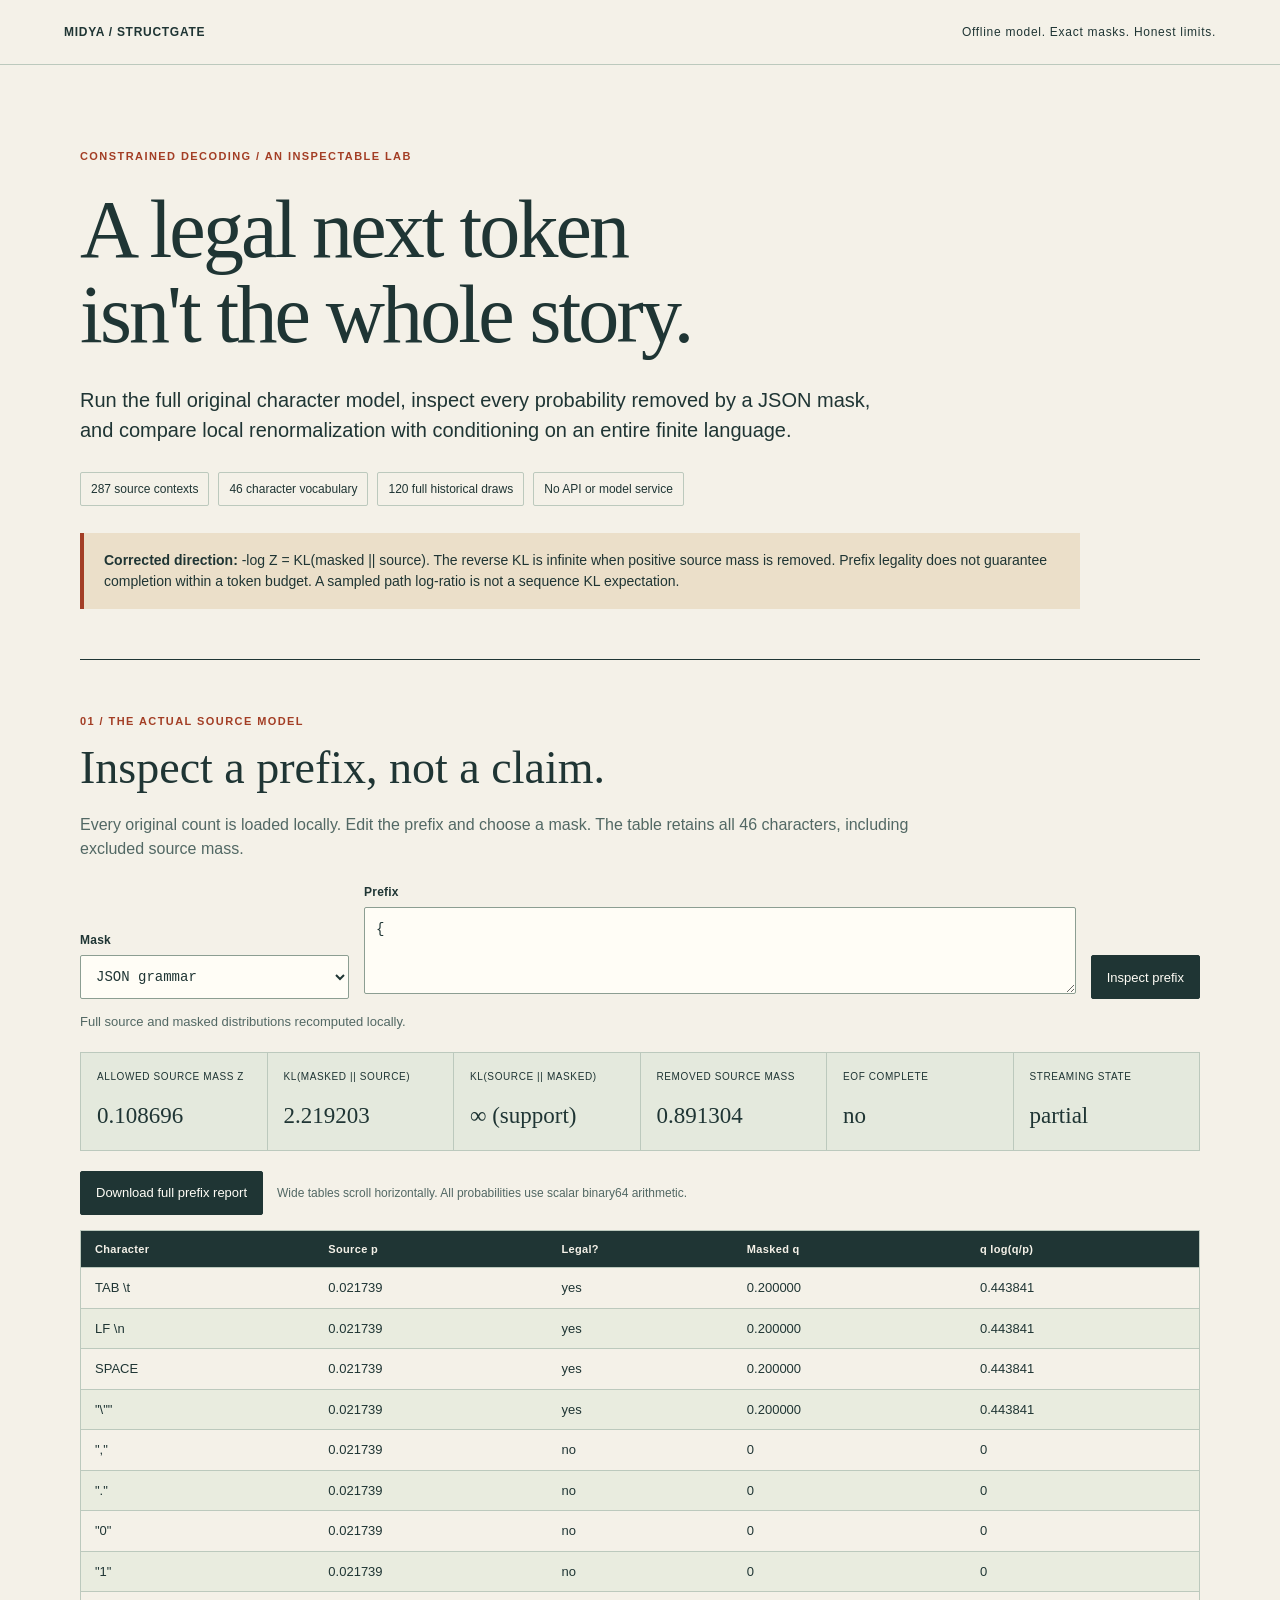
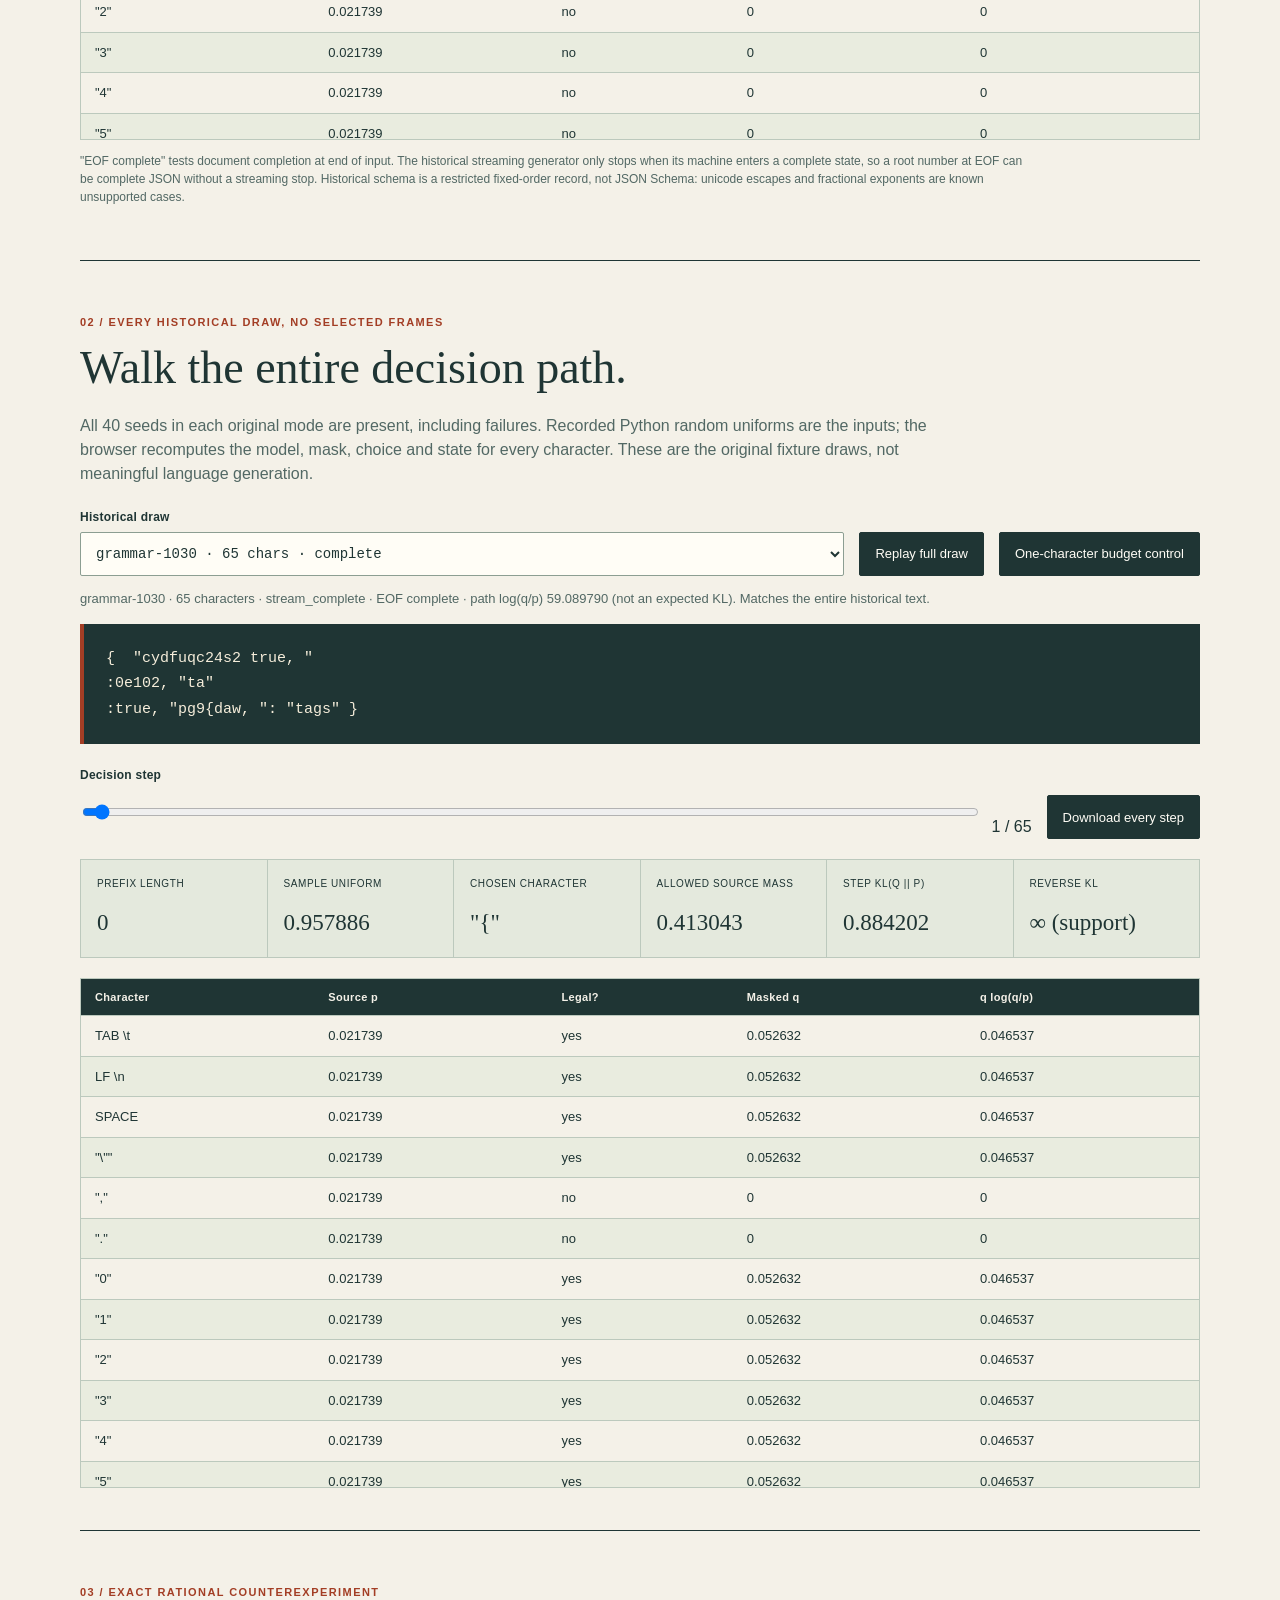
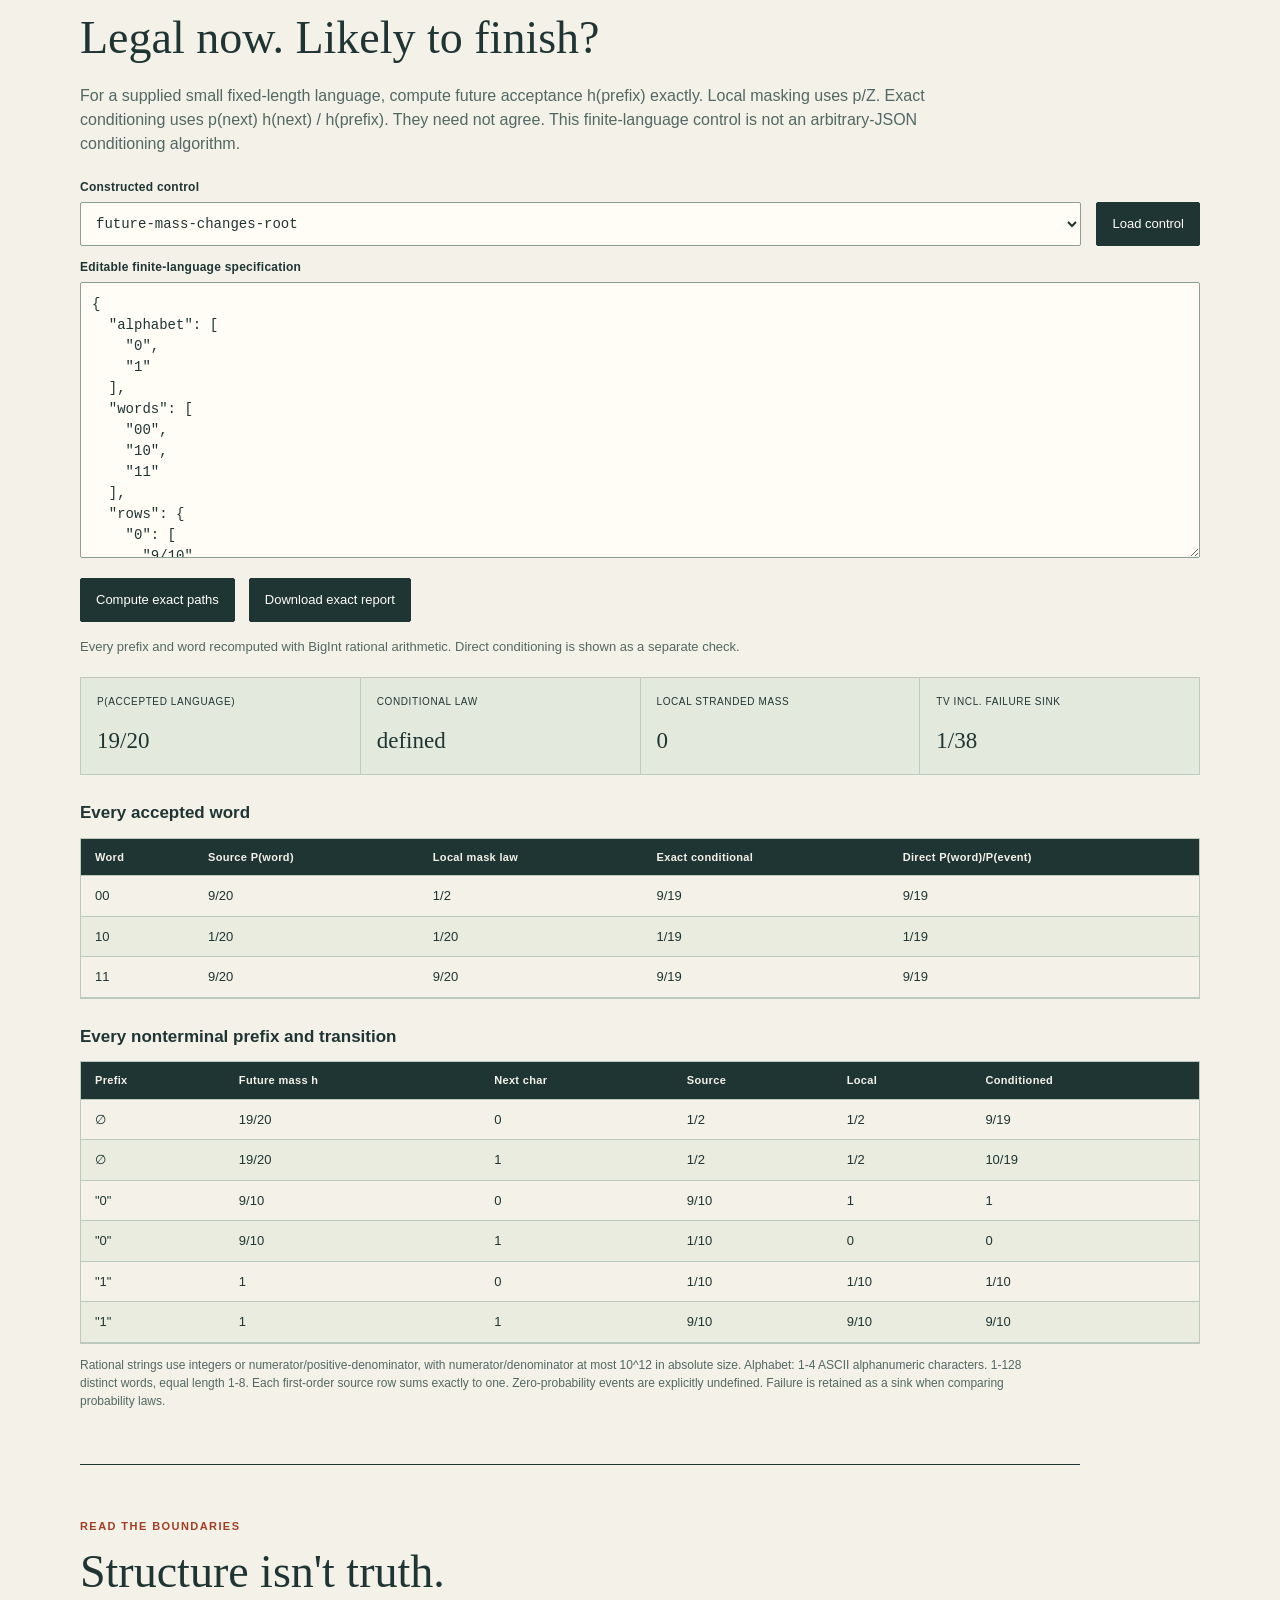
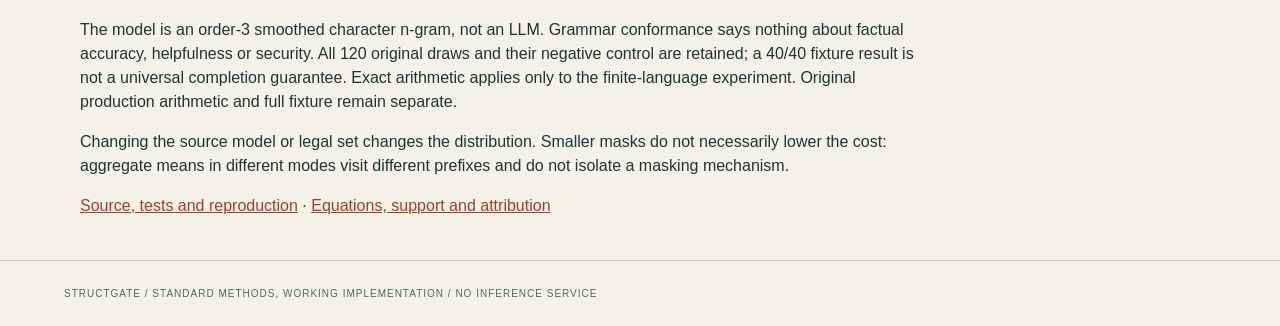
<file: docs/index.html>
<!doctype html><html lang="en"><head><meta charset="utf-8"><meta name="viewport" content="width=device-width, initial-scale=1"><title>StructGate | Where a legal prefix ends</title><link rel="stylesheet" href="style.css"></head><body>
<header><a href="https://github.com/midya8/structgate">MIDYA / STRUCTGATE</a><span>Offline model. Exact masks. Honest limits.</span></header>
<main><section class="hero"><p class="eyebrow">CONSTRAINED DECODING / AN INSPECTABLE LAB</p><h1>A legal next token<br>isn't the whole story.</h1><p class="lede">Run the full original character model, inspect every probability removed by a JSON mask, and compare local renormalization with conditioning on an entire finite language.</p><div class="chips"><span>287 source contexts</span><span>46 character vocabulary</span><span>120 full historical draws</span><span>No API or model service</span></div><aside class="warning"><strong>Corrected direction:</strong> -log Z = KL(masked || source). The reverse KL is infinite when positive source mass is removed. Prefix legality does not guarantee completion within a token budget. A sampled path log-ratio is not a sequence KL expectation.</aside></section>
<section id="prefix-section"><div class="section-head"><p class="eyebrow">01 / THE ACTUAL SOURCE MODEL</p><h2>Inspect a prefix, not a claim.</h2><p>Every original count is loaded locally. Edit the prefix and choose a mask. The table retains all 46 characters, including excluded source mass.</p></div><div class="controls"><label>Mask<select id="mode"><option value="grammar">JSON grammar</option><option value="schema">Historical fixed record</option><option value="none">No mask control</option></select></label><label class="grow">Prefix<textarea id="prefix" rows="3" maxlength="1024" spellcheck="false">{</textarea></label><button id="inspect">Inspect prefix</button></div><p id="prefix-status" role="status"></p><div id="prefix-metrics" class="metrics"></div><div class="toolbar"><button id="export-prefix" disabled>Download full prefix report</button><span>Wide tables scroll horizontally. All probabilities use scalar binary64 arithmetic.</span></div><div class="table-scroll"><table id="prefix-table"><thead><tr><th>Character</th><th>Source p</th><th>Legal?</th><th>Masked q</th><th>q log(q/p)</th></tr></thead><tbody></tbody></table></div><p class="caption">"EOF complete" tests document completion at end of input. The historical streaming generator only stops when its machine enters a complete state, so a root number at EOF can be complete JSON without a streaming stop. Historical schema is a restricted fixed-order record, not JSON Schema: unicode escapes and fractional exponents are known unsupported cases.</p></section>
<section id="trace-section"><div class="section-head"><p class="eyebrow">02 / EVERY HISTORICAL DRAW, NO SELECTED FRAMES</p><h2>Walk the entire decision path.</h2><p>All 40 seeds in each original mode are present, including failures. Recorded Python random uniforms are the inputs; the browser recomputes the model, mask, choice and state for every character. These are the original fixture draws, not meaningful language generation.</p></div><div class="controls"><label class="grow">Historical draw<select id="capture"></select></label><button id="run-capture">Replay full draw</button><button id="budget-one">One-character budget control</button></div><p id="trace-status" role="status"></p><pre id="trace-text" class="output"></pre><div class="controls"><label class="grow">Decision step<input type="range" id="step" min="0" max="0" value="0" disabled></label><output id="step-label"></output><button id="export-trace" disabled>Download every step</button></div><div id="step-metrics" class="metrics"></div><div class="table-scroll"><table id="trace-table"><thead><tr><th>Character</th><th>Source p</th><th>Legal?</th><th>Masked q</th><th>q log(q/p)</th></tr></thead><tbody></tbody></table></div></section>
<section id="condition-section"><div class="section-head"><p class="eyebrow">03 / EXACT RATIONAL COUNTEREXPERIMENT</p><h2>Legal now. Likely to finish?</h2><p>For a supplied small fixed-length language, compute future acceptance h(prefix) exactly. Local masking uses p/Z. Exact conditioning uses p(next) h(next) / h(prefix). They need not agree. This finite-language control is not an arbitrary-JSON conditioning algorithm.</p></div><div class="controls"><label class="grow">Constructed control<select id="condition"></select></label><button id="load-condition">Load control</button></div><label>Editable finite-language specification<textarea id="condition-input" rows="12" spellcheck="false"></textarea></label><div class="toolbar"><button id="run-condition">Compute exact paths</button><button id="export-condition" disabled>Download exact report</button></div><p id="condition-status" role="status"></p><div id="condition-metrics" class="metrics"></div><h3>Every accepted word</h3><div class="table-scroll"><table id="path-table"><thead><tr><th>Word</th><th>Source P(word)</th><th>Local mask law</th><th>Exact conditional</th><th>Direct P(word)/P(event)</th></tr></thead><tbody></tbody></table></div><h3>Every nonterminal prefix and transition</h3><div class="table-scroll"><table id="node-table"><thead><tr><th>Prefix</th><th>Future mass h</th><th>Next char</th><th>Source</th><th>Local</th><th>Conditioned</th></tr></thead><tbody></tbody></table></div><p class="caption">Rational strings use integers or numerator/positive-denominator, with numerator/denominator at most 10^12 in absolute size. Alphabet: 1-4 ASCII alphanumeric characters. 1-128 distinct words, equal length 1-8. Each first-order source row sums exactly to one. Zero-probability events are explicitly undefined. Failure is retained as a sink when comparing probability laws.</p></section>
<section class="limits"><p class="eyebrow">READ THE BOUNDARIES</p><h2>Structure isn't truth.</h2><p>The model is an order-3 smoothed character n-gram, not an LLM. Grammar conformance says nothing about factual accuracy, helpfulness or security. All 120 original draws and their negative control are retained; a 40/40 fixture result is not a universal completion guarantee. Exact arithmetic applies only to the finite-language experiment. Original production arithmetic and full fixture remain separate.</p><p>Changing the source model or legal set changes the distribution. Smaller masks do not necessarily lower the cost: aggregate means in different modes visit different prefixes and do not isolate a masking mechanism.</p><a href="https://github.com/midya8/structgate">Source, tests and reproduction</a> · <a href="https://github.com/midya8/structgate/blob/main/CONDITIONING.md">Equations, support and attribution</a></section>
</main><footer>STRUCTGATE / STANDARD METHODS, WORKING IMPLEMENTATION / NO INFERENCE SERVICE</footer><script src="engine.js"></script><script src="strict.js"></script><script src="data.js"></script><script src="app.js"></script></body></html>
</file>
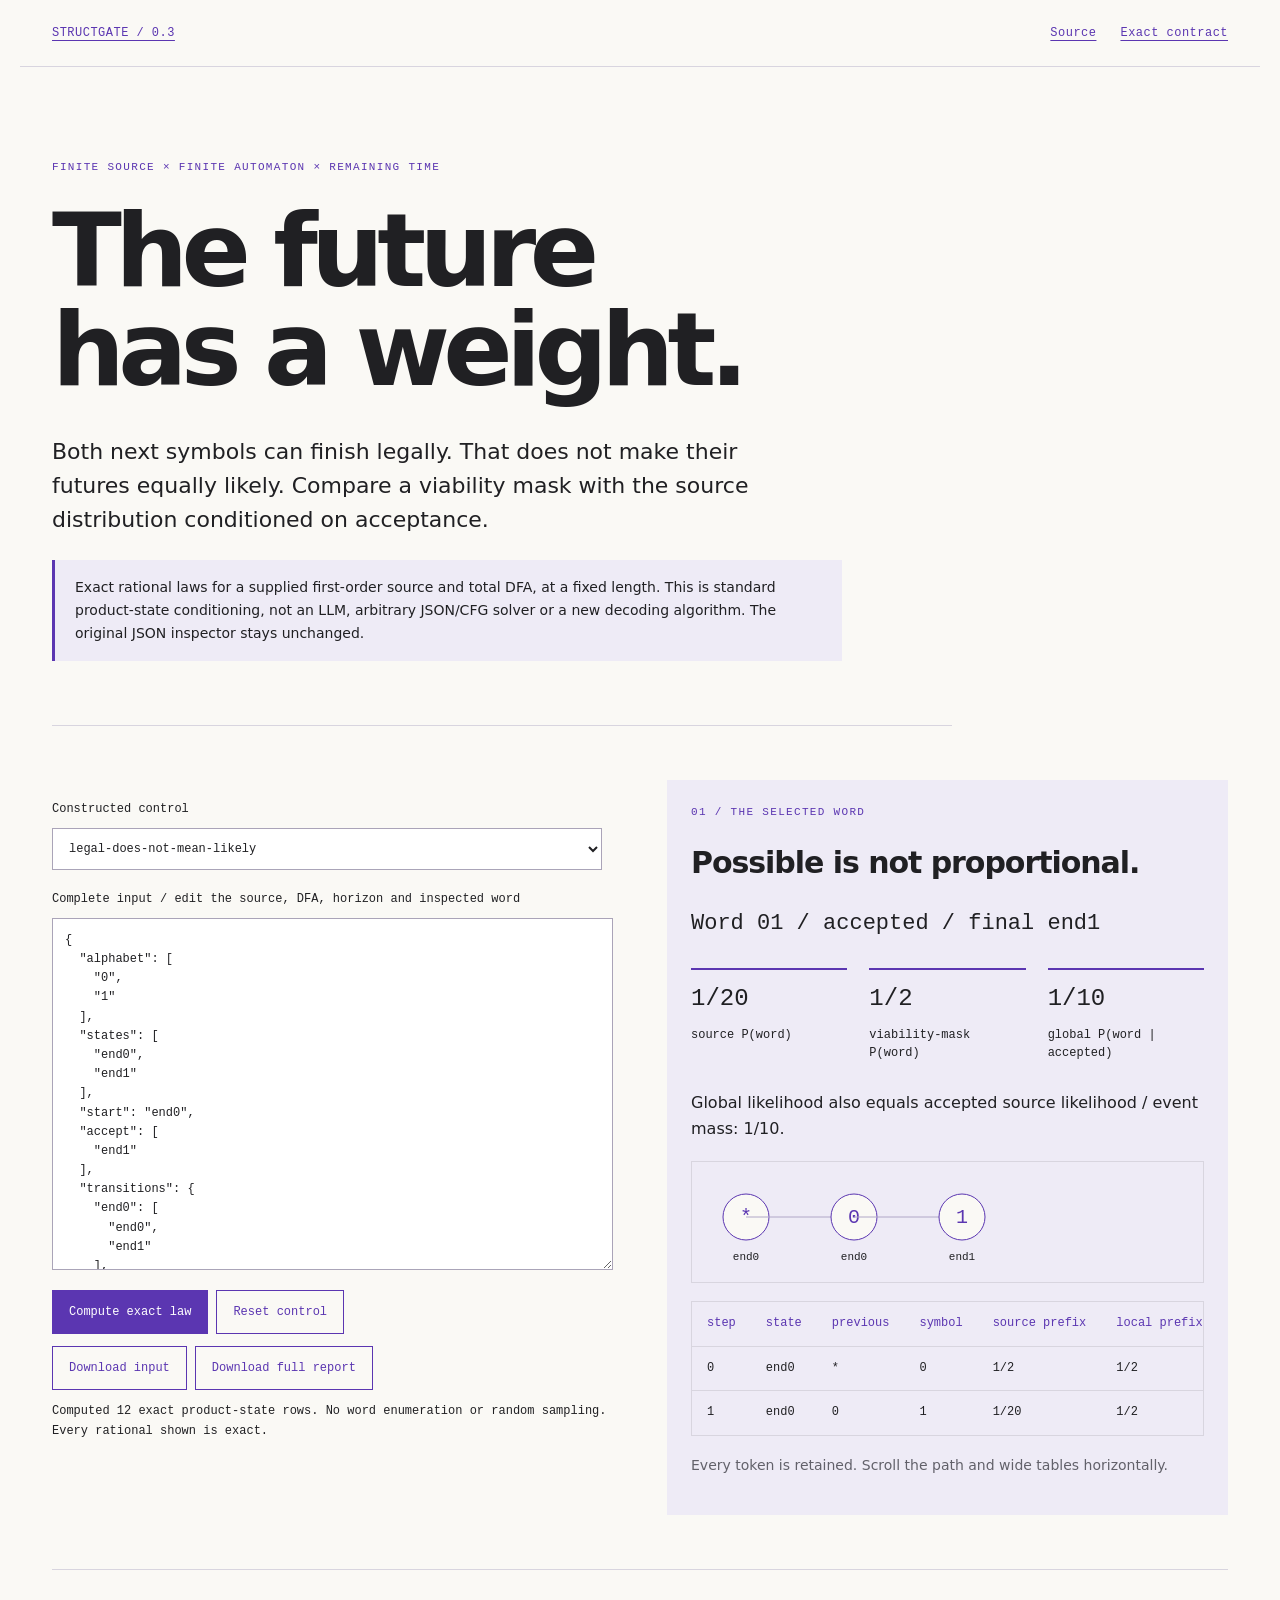
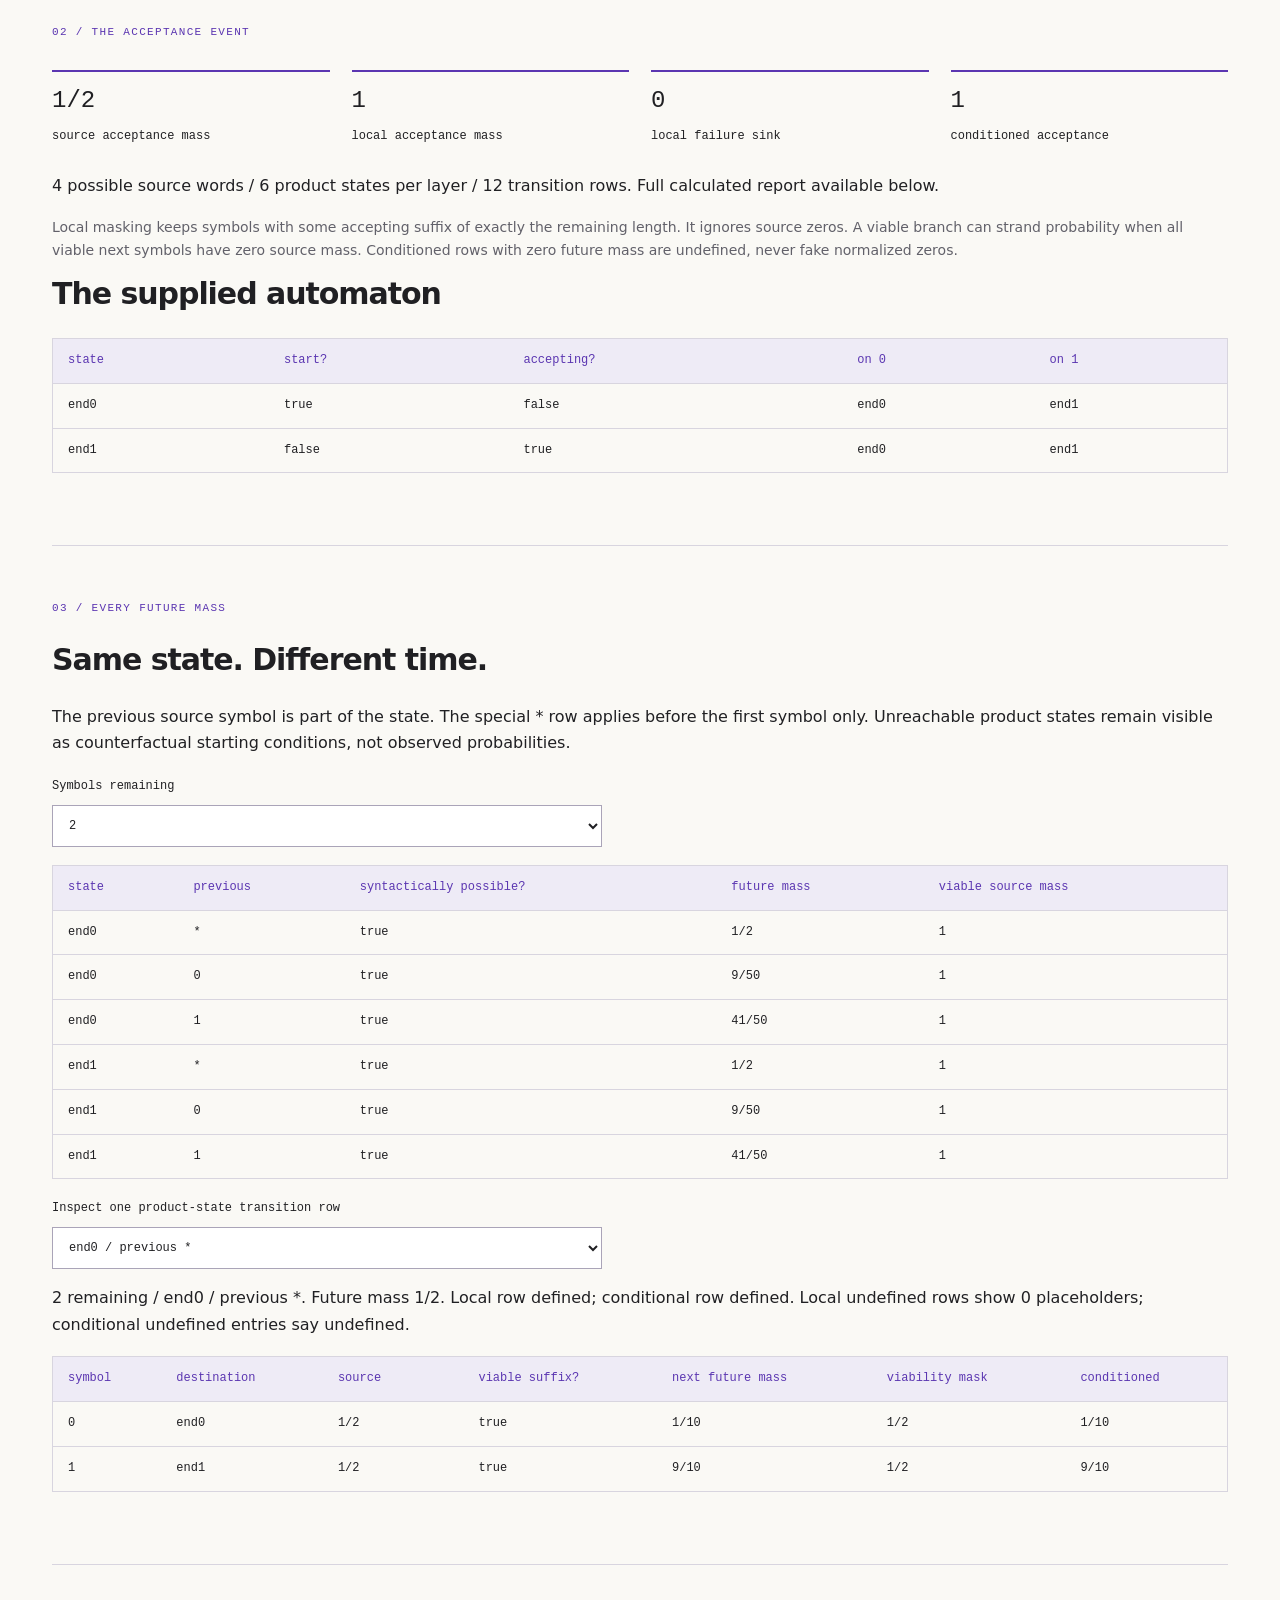
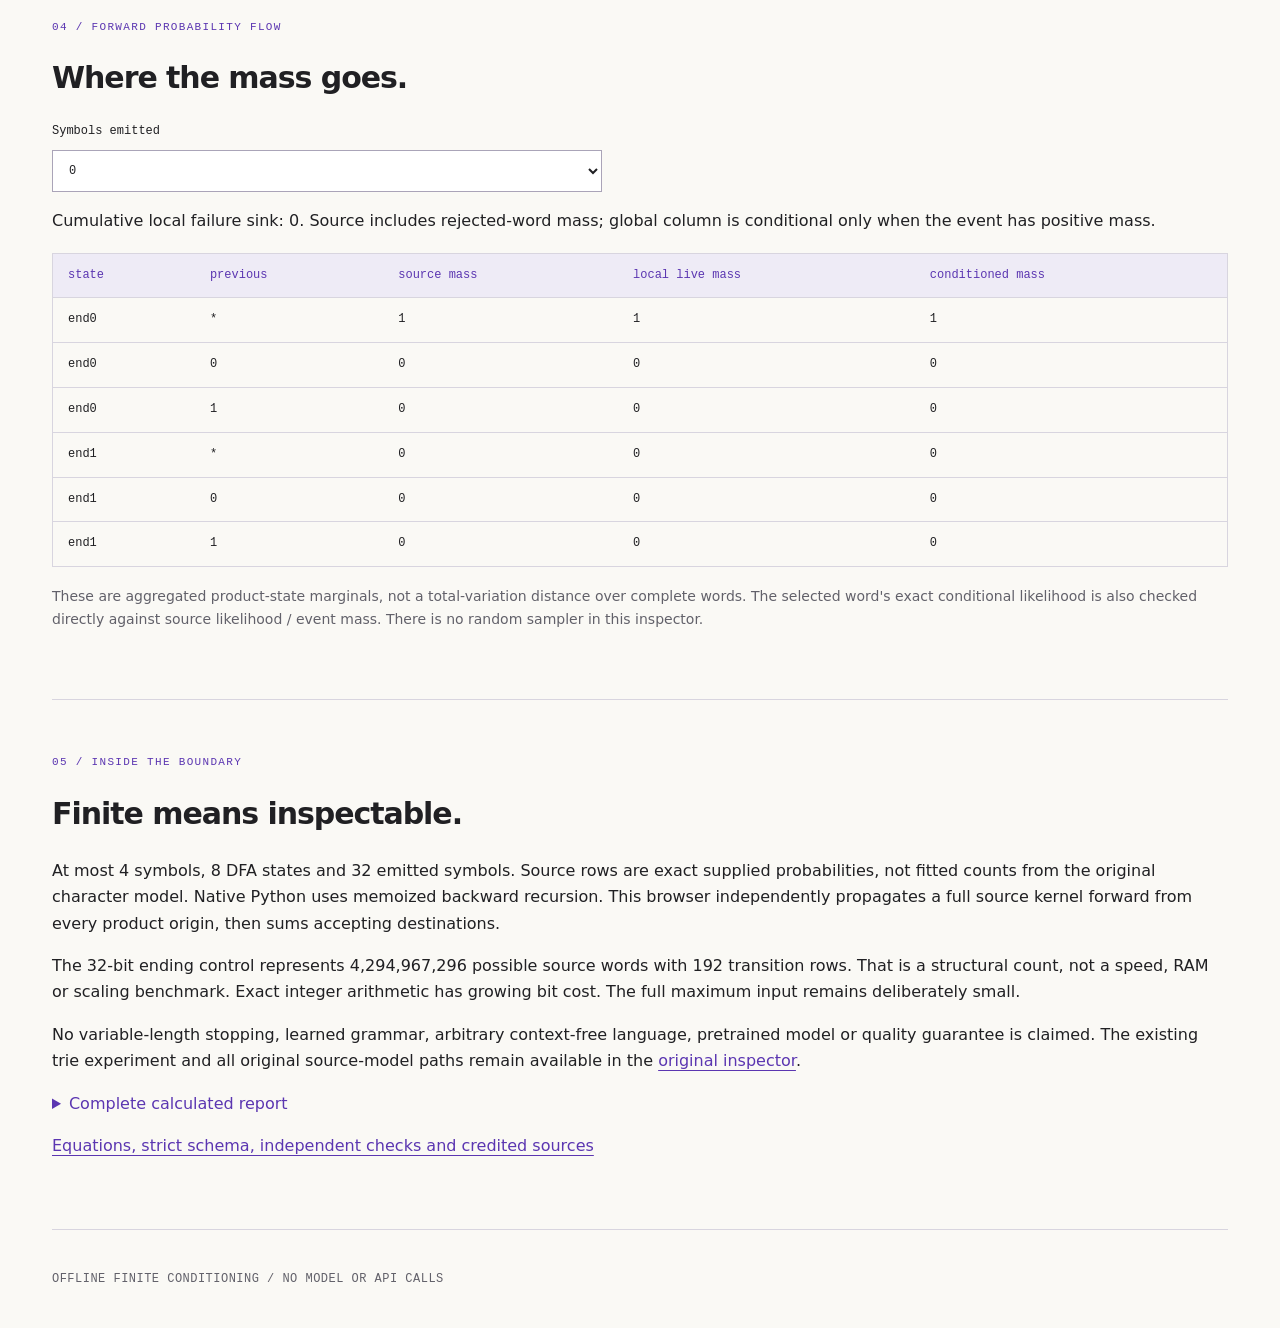
<file: docs/automaton.html>
<!doctype html>
<html lang="en"><head><meta charset="utf-8"><meta name="viewport" content="width=device-width,initial-scale=1"><title>StructGate - the future has a weight</title><link rel="stylesheet" href="automaton.css"><script defer src="automaton-data.js"></script><script defer src="automaton-strict.js"></script><script defer src="automaton-engine.js"></script><script defer src="automaton-app.js"></script></head>
<body><header><a href="./">STRUCTGATE / 0.3</a><nav><a href="https://github.com/midya8/structgate">Source</a><a href="https://github.com/midya8/structgate/blob/main/AUTOMATON.md">Exact contract</a></nav></header>
<main><section class="hero"><p class="eyebrow">FINITE SOURCE × FINITE AUTOMATON × REMAINING TIME</p><h1>The future<br>has a weight.</h1><p class="lede">Both next symbols can finish legally. That does not make their futures equally likely. Compare a viability mask with the source distribution conditioned on acceptance.</p><aside>Exact rational laws for a supplied first-order source and total DFA, at a fixed length. This is standard product-state conditioning, not an LLM, arbitrary JSON/CFG solver or a new decoding algorithm. The original JSON inspector stays unchanged.</aside></section>
<section class="workspace"><div><label for="fixture">Constructed control</label><select id="fixture"></select><label for="request">Complete input / edit the source, DFA, horizon and inspected word</label><textarea id="request" spellcheck="false" rows="17"></textarea><div class="buttons"><button id="compute">Compute exact law</button><button id="reset" class="secondary">Reset control</button></div><div class="buttons"><button id="export-input" class="secondary" disabled>Download input</button><button id="export-report" class="secondary" disabled>Download full report</button></div><p id="status" role="status" aria-live="polite"></p></div><div class="witness"><p class="eyebrow">01 / THE SELECTED WORD</p><h2>Possible is not proportional.</h2><p id="word-label"></p><div id="word-masses" class="stats"></div><p id="global-status"></p><div id="path" class="scroll" tabindex="0" aria-label="Selected word path, scroll horizontally"></div><div id="path-table" class="scroll" tabindex="0" aria-label="Every selected word prefix likelihood"></div><p class="hint">Every token is retained. Scroll the path and wide tables horizontally.</p></div></section>
<section><p class="eyebrow">02 / THE ACCEPTANCE EVENT</p><div id="event-stats" class="stats"></div><p id="structural"></p><p class="muted">Local masking keeps symbols with some accepting suffix of exactly the remaining length. It ignores source zeros. A viable branch can strand probability when all viable next symbols have zero source mass. Conditioned rows with zero future mass are undefined, never fake normalized zeros.</p><h2>The supplied automaton</h2><div id="dfa" class="scroll" tabindex="0" aria-label="Complete DFA transition table"></div></section>
<section><p class="eyebrow">03 / EVERY FUTURE MASS</p><h2>Same state. Different time.</h2><p>The previous source symbol is part of the state. The special * row applies before the first symbol only. Unreachable product states remain visible as counterfactual starting conditions, not observed probabilities.</p><label for="remaining">Symbols remaining</label><select id="remaining"></select><div id="futures" class="scroll" tabindex="0" aria-label="All product state future masses"></div><label for="node">Inspect one product-state transition row</label><select id="node"></select><p id="node-status"></p><div id="transitions" class="scroll" tabindex="0" aria-label="Every next symbol transition"></div></section>
<section><p class="eyebrow">04 / FORWARD PROBABILITY FLOW</p><h2>Where the mass goes.</h2><label for="elapsed">Symbols emitted</label><select id="elapsed"></select><p id="failure"></p><div id="marginals" class="scroll" tabindex="0" aria-label="Complete forward product-state marginals"></div><p class="muted">These are aggregated product-state marginals, not a total-variation distance over complete words. The selected word's exact conditional likelihood is also checked directly against source likelihood / event mass. There is no random sampler in this inspector.</p></section>
<section><p class="eyebrow">05 / INSIDE THE BOUNDARY</p><h2>Finite means inspectable.</h2><p>At most 4 symbols, 8 DFA states and 32 emitted symbols. Source rows are exact supplied probabilities, not fitted counts from the original character model. Native Python uses memoized backward recursion. This browser independently propagates a full source kernel forward from every product origin, then sums accepting destinations.</p><p>The 32-bit ending control represents 4,294,967,296 possible source words with 192 transition rows. That is a structural count, not a speed, RAM or scaling benchmark. Exact integer arithmetic has growing bit cost. The full maximum input remains deliberately small.</p><p>No variable-length stopping, learned grammar, arbitrary context-free language, pretrained model or quality guarantee is claimed. The existing trie experiment and all original source-model paths remain available in the <a href="./">original inspector</a>.</p><details id="full"><summary>Complete calculated report</summary><pre id="full-report"></pre></details><p><a href="https://github.com/midya8/structgate/blob/main/AUTOMATON.md">Equations, strict schema, independent checks and credited sources</a></p></section></main><footer>OFFLINE FINITE CONDITIONING / NO MODEL OR API CALLS</footer></body></html>
</file>
<file: docs/style.css>
:root{--paper:#f4f1e8;--ink:#1f3534;--muted:#526864;--line:#bcc9bd;--accent:#a33e25;--wash:#e4e9dd}*{box-sizing:border-box}body{margin:0;background:var(--paper);color:var(--ink);font-family:Arial,Helvetica,sans-serif;font-size:16px;line-height:1.5}header{display:flex;justify-content:space-between;gap:20px;padding:23px 5vw;border-bottom:1px solid var(--line);font-size:12px;letter-spacing:.06em}a{color:var(--accent)}header a{color:var(--ink);font-weight:bold;text-decoration:none}main{max-width:1200px;margin:auto;padding:0 40px}.hero{padding:72px 0 50px}h1{font-family:Georgia,serif;font-size:clamp(43px,6.5vw,82px);font-weight:normal;line-height:1.04;letter-spacing:-.035em;margin:22px 0 28px}h2{font-family:Georgia,serif;font-size:clamp(31px,4vw,46px);font-weight:normal;line-height:1.12;margin:12px 0 20px}h3{font-size:17px;margin:25px 0 12px}.eyebrow{font-size:11px;letter-spacing:.13em;font-weight:bold;color:var(--accent)}.lede{font-size:20px;max-width:800px}.chips{display:flex;flex-wrap:wrap;gap:9px;margin:27px 0}.chips span{font-size:12px;border:1px solid var(--line);padding:7px 10px;border-radius:2px}.warning{background:#ebdfc9;border-left:4px solid var(--accent);padding:17px 20px;max-width:1000px;font-size:14px}section:not(.hero){border-top:1px solid var(--ink);padding:42px 0}.section-head p:not(.eyebrow){max-width:850px;color:var(--muted)}.controls{display:flex;gap:15px;align-items:end;flex-wrap:wrap;margin:22px 0 12px}label{display:block;font-size:12px;font-weight:bold;letter-spacing:.02em}.grow{flex:1;min-width:200px}textarea,select,input{font:14px ui-monospace,SFMono-Regular,Consolas,monospace;color:var(--ink);border:1px solid #8c9e92;background:#fffdf6;width:100%;padding:11px;margin-top:6px;border-radius:2px}textarea{resize:vertical;line-height:1.5}button{padding:11px 15px;border:1px solid var(--ink);border-radius:2px;background:var(--ink);color:#fffdf6;font-size:13px;cursor:pointer;min-height:43px}button:hover{background:#395b54}button:disabled{opacity:.4;cursor:default}button:focus-visible,input:focus-visible,textarea:focus-visible,select:focus-visible{outline:3px solid #c27445;outline-offset:3px}.metrics{display:grid;grid-template-columns:repeat(auto-fit,minmax(150px,1fr));gap:1px;background:var(--line);border:1px solid var(--line);margin:20px 0}.metric{padding:16px;background:var(--wash);min-width:0}.metric small{display:block;font-size:10px;letter-spacing:.06em;text-transform:uppercase;min-height:30px}.metric strong{display:block;font-family:Georgia,serif;font-size:23px;font-weight:normal;overflow-wrap:anywhere}.table-scroll{overflow-x:auto;max-height:510px;overflow-y:auto;border:1px solid var(--line)}table{border-collapse:collapse;width:100%;font-size:13px;white-space:nowrap;text-align:left}th{background:var(--ink);color:var(--paper);position:sticky;top:0;z-index:1;font-size:11px;letter-spacing:.03em}td,th{padding:10px 14px;border-bottom:1px solid var(--line)}tbody tr:nth-child(even){background:#e9ecdf}tr.chosen{background:#e9cfae!important;font-weight:bold}.toolbar{display:flex;gap:14px;align-items:center;flex-wrap:wrap;margin:15px 0}.toolbar span,.caption{font-size:12px;color:var(--muted);max-width:950px}.output{white-space:pre-wrap;word-break:break-word;min-height:85px;padding:22px;background:var(--ink);color:#f5edda;font-size:15px;line-height:1.7;border-left:4px solid var(--accent)}[role=status]{font-size:13px;min-height:20px;color:var(--muted)}[role=status].error{color:#a3221e;font-weight:bold}.limits{max-width:1000px}.limits p{max-width:850px}footer{padding:25px 5vw;border-top:1px solid var(--line);font-size:10px;letter-spacing:.1em;color:var(--muted)}@media(max-width:600px){main{padding:0 18px}header{padding:16px 18px}header span{display:none}.hero{padding:40px 0 30px}.lede{font-size:17px}.controls{align-items:stretch;gap:10px}.grow{min-width:100%;width:100%}.controls button{flex:1}.metrics{grid-template-columns:repeat(2,minmax(0,1fr))}.metric{padding:12px}.metric strong{font-size:20px}.metric small{min-height:32px;font-size:9px}td,th{padding:9px 11px}section:not(.hero){padding:30px 0}.toolbar button{width:100%}#step-label{font-size:12px}input[type=range]{padding:6px 0;min-height:35px}.warning{padding:14px;font-size:13px}h1{font-size:47px}h2{font-size:34px}}
button,input,select{min-height:44px}input[type=range]{min-height:44px}
</file>
<file: docs/automaton.css>
:root{color-scheme:light;--ink:#202023;--muted:#62616a;--paper:#faf9f5;--accent:#5b36b1;--rule:#d8d5df}*{box-sizing:border-box}body{margin:0;background:var(--paper);color:var(--ink);font:16px/1.65 system-ui,sans-serif}a{color:var(--accent);text-underline-offset:4px}header,footer{max-width:1240px;margin:auto;padding:24px 32px;font:12px/1.5 ui-monospace,monospace;letter-spacing:.04em}header{display:flex;justify-content:space-between;border-bottom:1px solid var(--rule)}nav{display:flex;gap:24px}main{max-width:1240px;margin:auto;padding:0 32px}.hero{padding:92px 0 64px;max-width:900px}.eyebrow{font:11px/1.6 ui-monospace,monospace;letter-spacing:.12em;color:var(--accent);margin:0 0 24px}h1{font-size:clamp(58px,8vw,108px);line-height:.97;letter-spacing:-.065em;font-weight:650;margin:0 0 36px}h2{font-size:30px;line-height:1.2;letter-spacing:-.035em;font-weight:550;margin:0 0 26px}.lede{font-size:22px;line-height:1.55;max-width:730px}aside{border-left:3px solid var(--accent);padding:16px 20px;background:#eeebf6;max-width:790px;font-size:14px}section{padding:54px 0;border-bottom:1px solid var(--rule)}.workspace{display:grid;grid-template-columns:minmax(0,1fr) minmax(0,1fr);gap:54px}.workspace>div{min-width:0}.witness{padding:24px;background:#eeebf6;align-self:start}label{font:12px/1.5 ui-monospace,monospace;display:block;margin:20px 0 10px}textarea,select{font:12px/1.6 ui-monospace,monospace;color:var(--ink);border:1px solid #aaa4b8;background:#fff;width:100%;padding:12px}textarea{resize:vertical;min-height:200px}select{max-width:550px}button{background:var(--accent);color:#fff;border:1px solid var(--accent);padding:12px 16px;font:12px/1.5 ui-monospace,monospace;cursor:pointer}.secondary{background:transparent;color:var(--accent)}button:disabled{opacity:.4;cursor:not-allowed}.buttons{display:flex;gap:8px;flex-wrap:wrap;margin-top:12px}:focus-visible{outline:3px solid #d28910;outline-offset:3px}.stats{display:grid;grid-template-columns:repeat(auto-fit,minmax(130px,1fr));gap:22px;margin:28px 0}.stat{border-top:2px solid var(--accent);padding-top:12px;min-width:0}.value{font:24px/1.4 ui-monospace,monospace;overflow-wrap:anywhere}.stat span{font:12px/1.5 ui-monospace,monospace;display:block;margin-top:10px}.scroll{overflow:auto;max-width:100%;margin:18px 0;border:1px solid var(--rule)}table{width:100%;border-collapse:collapse;font:12px/1.65 ui-monospace,monospace;white-space:nowrap}th,td{padding:12px 15px;text-align:left;border-bottom:1px solid var(--rule)}th{background:#eeebf6;color:var(--accent);font-weight:500}tbody tr:last-child td{border-bottom:0}td.rational{max-width:280px;white-space:normal;overflow-wrap:anywhere;min-width:95px}.muted,.hint{color:var(--muted);font-size:14px}.error{color:#b0222b}#status{font:12px/1.6 ui-monospace,monospace}#word-label{font:22px/1.5 ui-monospace,monospace;overflow-wrap:anywhere}#path svg{display:block}.path-token{font:20px ui-monospace,monospace;fill:var(--accent)}.path-state{font:11px ui-monospace,monospace;fill:var(--ink)}pre{white-space:pre-wrap;overflow-wrap:anywhere;font:11px/1.6 ui-monospace,monospace;max-height:600px;overflow:auto}summary{cursor:pointer;color:var(--accent)}footer{color:var(--muted);padding-top:40px;padding-bottom:40px}@media(max-width:760px){header,footer{padding:20px}main{padding:0 20px}.hero{padding:60px 0 40px}.workspace{grid-template-columns:1fr;gap:30px}.witness{padding:20px}.lede{font-size:19px}section{padding:36px 0}h2{font-size:27px}nav{gap:14px}header{font-size:10px}.value{font-size:23px}}@media(prefers-reduced-motion:no-preference){button:hover{filter:brightness(.92)}}

main p{overflow-wrap:anywhere}
</file>
